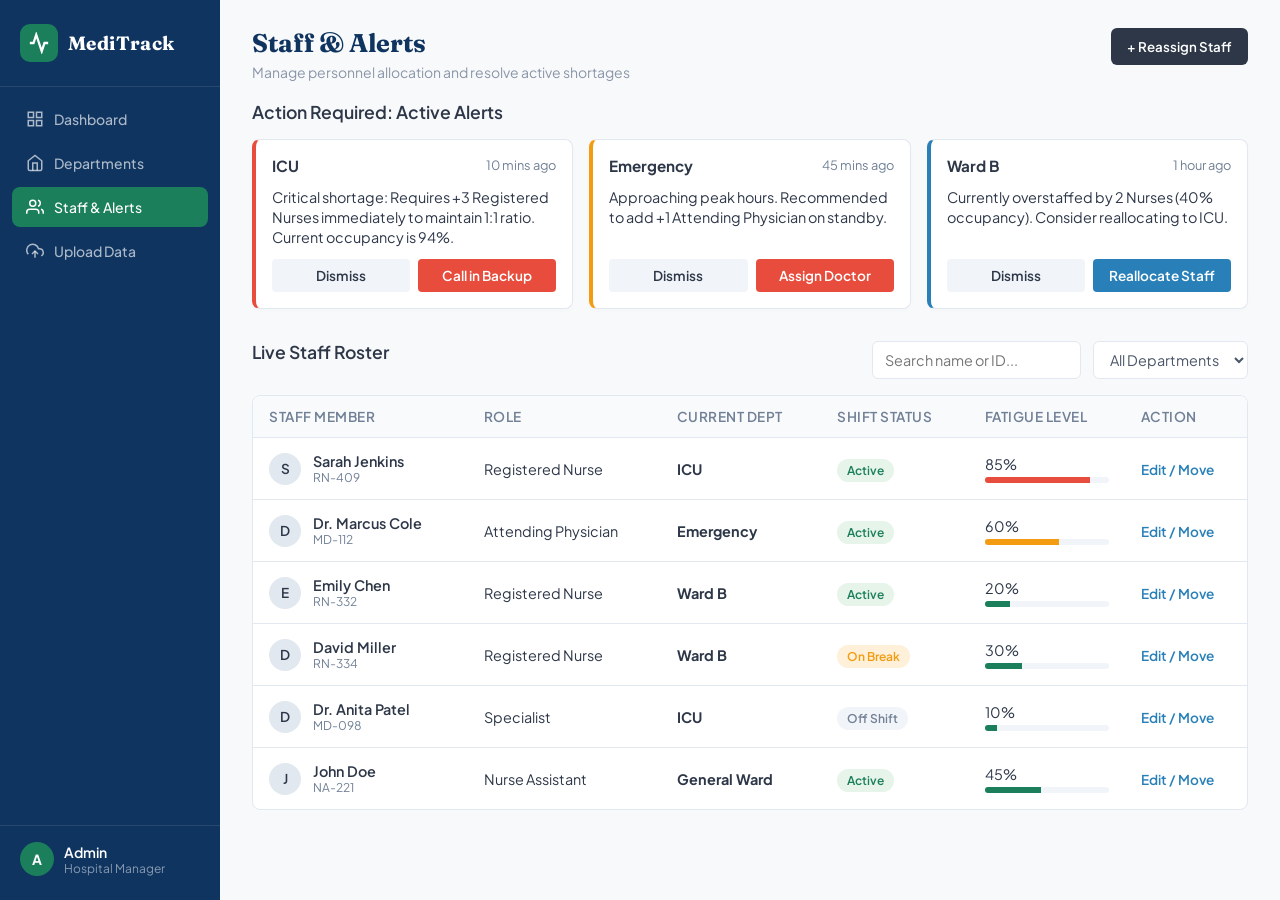
<file: frontend/staff.html>
<!DOCTYPE html>
<html lang="en">
<head>
  <meta charset="UTF-8" />
  <meta name="viewport" content="width=device-width, initial-scale=1.0"/>
  <title>MediTrack | Staff & Alerts</title>
  <link rel="icon" type="image/x-icon" href="./veterinary.png">
  <link rel="stylesheet" href="style.css" /> 
  <link rel="stylesheet" href="staff.css" />
  <link rel="preconnect" href="https://fonts.googleapis.com">
  <link href="https://fonts.googleapis.com/css2?family=Plus+Jakarta+Sans:wght@300;400;500;600;700&family=Fraunces:ital,wght@0,400;0,700;1,400&display=swap" rel="stylesheet">
</head>
<body>

  <aside class="sidebar">
    <div class="sidebar-logo">
      <div class="logo-icon">
        <svg width="22" height="22" viewBox="0 0 24 24" fill="none" stroke="currentColor" stroke-width="2.5">
          <path d="M22 12h-4l-3 9L9 3l-3 9H2"/>
        </svg>
      </div>
      <span class="logo-text">MediTrack</span>
    </div>

    <nav class="sidebar-nav">
      <a href="index.html" class="nav-item">
        <svg width="18" height="18" viewBox="0 0 24 24" fill="none" stroke="currentColor" stroke-width="2">
          <rect x="3" y="3" width="7" height="7"/><rect x="14" y="3" width="7" height="7"/>
          <rect x="3" y="14" width="7" height="7"/><rect x="14" y="14" width="7" height="7"/>
        </svg>
        Dashboard
      </a>
      <a href="department.html" class="nav-item">
        <svg width="18" height="18" viewBox="0 0 24 24" fill="none" stroke="currentColor" stroke-width="2">
          <path d="M3 9l9-7 9 7v11a2 2 0 01-2 2H5a2 2 0 01-2-2z"/>
          <polyline points="9 22 9 12 15 12 15 22"/>
        </svg>
        Departments
      </a>
      <a href="staff.html" class="nav-item active">
        <svg width="18" height="18" viewBox="0 0 24 24" fill="none" stroke="currentColor" stroke-width="2">
          <path d="M17 21v-2a4 4 0 00-4-4H5a4 4 0 00-4 4v2"/>
          <circle cx="9" cy="7" r="4"/>
          <path d="M23 21v-2a4 4 0 00-3-3.87M16 3.13a4 4 0 010 7.75"/>
        </svg>
        Staff & Alerts
      </a>
      <a href="upload.html" class="nav-item">
        <svg width="18" height="18" viewBox="0 0 24 24" fill="none" stroke="currentColor" stroke-width="2">
          <polyline points="16 16 12 12 8 16"/>
          <line x1="12" y1="12" x2="12" y2="21"/>
          <path d="M20.39 18.39A5 5 0 0018 9h-1.26A8 8 0 103 16.3"/>
        </svg>
        Upload Data
      </a>
    </nav>

    <div class="sidebar-footer">
      <div class="user-info">
        <div class="user-avatar">A</div>
        <div>
          <div class="user-name">Admin</div>
          <div class="user-role">Hospital Manager</div>
        </div>
      </div>
    </div>
  </aside>

  <main class="main-content">
    <header class="topbar">
      <div class="topbar-left">
        <h1 class="page-title">Staff & Alerts</h1>
        <p class="page-subtitle">Manage personnel allocation and resolve active shortages</p>
      </div>
      <div class="topbar-right">
        <button class="primary-btn" onclick="openReassignModal()">
          + Reassign Staff
        </button>
      </div>
    </header>

    <section class="alerts-section">
      <h2 class="section-title">Action Required: Active Alerts</h2>
      <div class="actionable-alerts-grid" id="activeAlertsGrid">
        </div>
    </section>

    <section class="roster-section">
      <div class="roster-header">
        <h2 class="section-title">Live Staff Roster</h2>
        <div class="roster-controls">
          <input type="text" id="staffSearch" placeholder="Search name or ID..." onkeyup="filterStaff()">
          <select id="deptFilter" onchange="filterStaff()">
            <option value="All">All Departments</option>
            <option value="ICU">ICU</option>
            <option value="Emergency">Emergency</option>
            <option value="General Ward">General Ward</option>
            <option value="Ward B">Ward B</option>
          </select>
        </div>
      </div>

      <div class="table-container">
        <table class="staff-table">
          <thead>
            <tr>
              <th>Staff Member</th>
              <th>Role</th>
              <th>Current Dept</th>
              <th>Shift Status</th>
              <th>Fatigue Level</th>
              <th>Action</th>
            </tr>
          </thead>
          <tbody id="staffTableBody">
            </tbody>
        </table>
      </div>
    </section>
  </main>

  <script src="staff.js"></script>
</body>
</html>
</file>
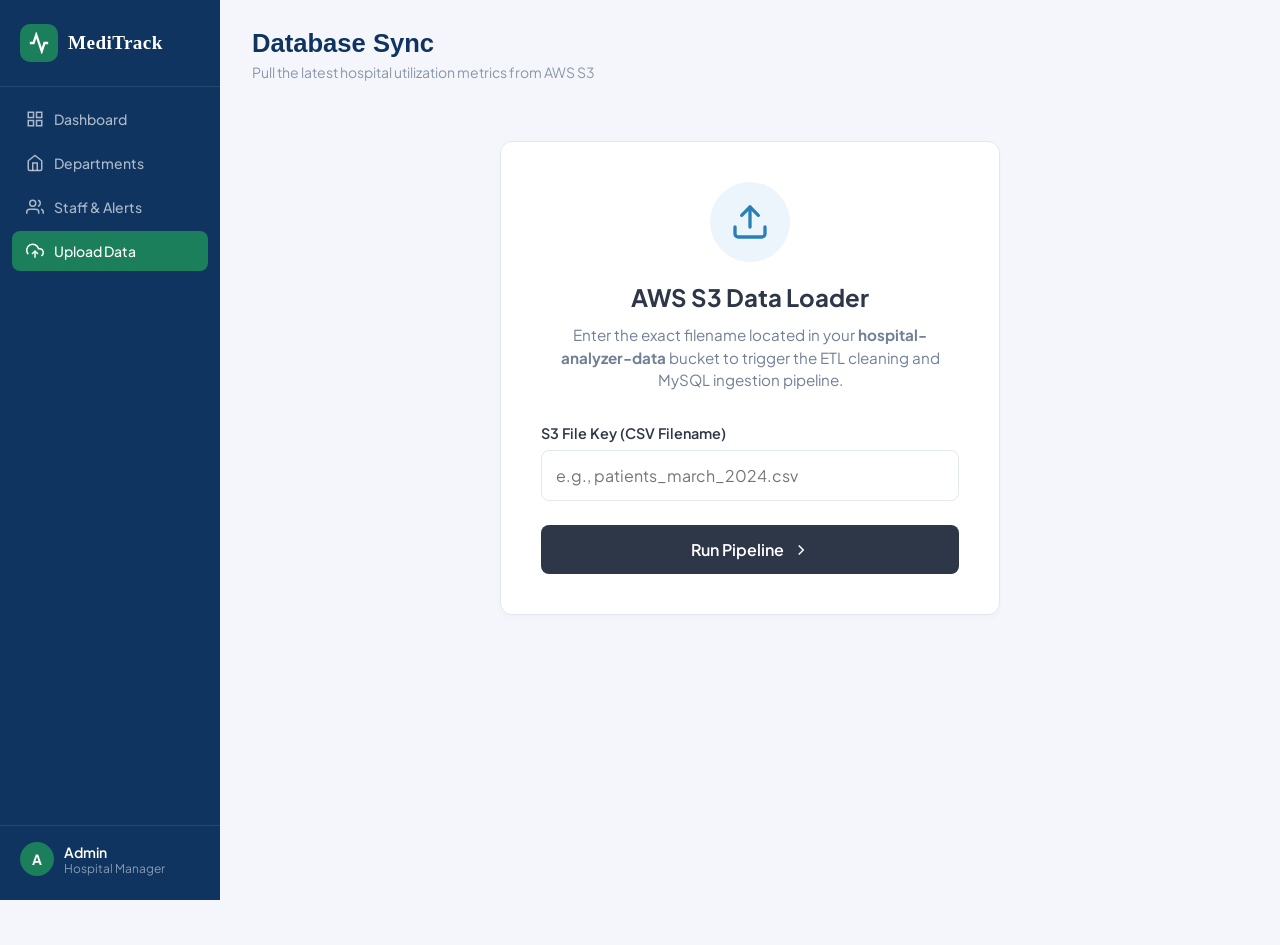
<file: frontend/upload.html>
<!DOCTYPE html>
<html lang="en">
<head>
  <meta charset="UTF-8" />
  <meta name="viewport" content="width=device-width, initial-scale=1.0"/>
  <title>MediTrack | Database Sync & Upload</title>
  <link rel="icon" type="image/x-icon" href="./veterinary.png">
  <link rel="stylesheet" href="style.css" /> 
  <link rel="stylesheet" href="upload.css" />
  <link rel="preconnect" href="https://fonts.googleapis.com">
  <link href="https://fonts.googleapis.com/css2?family=Plus+Jakarta+Sans:wght@300;400;500;600;700&display=swap" rel="stylesheet">
</head>
<body>

  <aside class="sidebar">
    <div class="sidebar-logo">
      <div class="logo-icon">
        <svg width="22" height="22" viewBox="0 0 24 24" fill="none" stroke="currentColor" stroke-width="2.5">
          <path d="M22 12h-4l-3 9L9 3l-3 9H2"/>
        </svg>
      </div>
      <span class="logo-text">MediTrack</span>
    </div>

    <nav class="sidebar-nav">
      <a href="index.html" class="nav-item">
        <svg width="18" height="18" viewBox="0 0 24 24" fill="none" stroke="currentColor" stroke-width="2">
          <rect x="3" y="3" width="7" height="7"/><rect x="14" y="3" width="7" height="7"/>
          <rect x="3" y="14" width="7" height="7"/><rect x="14" y="14" width="7" height="7"/>
        </svg>
        Dashboard
      </a>
      <a href="department.html" class="nav-item">
        <svg width="18" height="18" viewBox="0 0 24 24" fill="none" stroke="currentColor" stroke-width="2">
          <path d="M3 9l9-7 9 7v11a2 2 0 01-2 2H5a2 2 0 01-2-2z"/>
          <polyline points="9 22 9 12 15 12 15 22"/>
        </svg>
        Departments
      </a>
      <a href="staff.html" class="nav-item">
        <svg width="18" height="18" viewBox="0 0 24 24" fill="none" stroke="currentColor" stroke-width="2">
          <path d="M17 21v-2a4 4 0 00-4-4H5a4 4 0 00-4 4v2"/>
          <circle cx="9" cy="7" r="4"/>
          <path d="M23 21v-2a4 4 0 00-3-3.87M16 3.13a4 4 0 010 7.75"/>
        </svg>
        Staff & Alerts
      </a>
      <a href="upload.html" class="nav-item active">
        <svg width="18" height="18" viewBox="0 0 24 24" fill="none" stroke="currentColor" stroke-width="2">
          <polyline points="16 16 12 12 8 16"/>
          <line x1="12" y1="12" x2="12" y2="21"/>
          <path d="M20.39 18.39A5 5 0 0018 9h-1.26A8 8 0 103 16.3"/>
        </svg>
        Upload Data
      </a>
    </nav>

    <div class="sidebar-footer">
      <div class="user-info">
        <div class="user-avatar">A</div>
        <div>
          <div class="user-name">Admin</div>
          <div class="user-role">Hospital Manager</div>
        </div>
      </div>
    </div>
  </aside>

  <main class="main-content">
    <header class="topbar">
      <div class="topbar-left">
        <h1 style= " font-family: 'Segoe UI', Tahoma, Geneva, Verdana, sans-serif;" class="page-title">Database Sync</h1>
        <p class="page-subtitle">Pull the latest hospital utilization metrics from AWS S3</p>
      </div>
    </header>

    <div class="upload-wrapper">
      <div class="upload-card">
        <div class="upload-icon-wrapper">
          <svg width="40" height="40" viewBox="0 0 24 24" fill="none" stroke="#2980b9" stroke-width="2" stroke-linecap="round" stroke-linejoin="round">
            <path d="M21 15v4a2 2 0 0 1-2 2H5a2 2 0 0 1-2-2v-4"></path>
            <polyline points="17 8 12 3 7 8"></polyline>
            <line x1="12" y1="3" x2="12" y2="15"></line>
          </svg>
        </div>
        
        <h2 class="upload-title">AWS S3 Data Loader</h2>
        <p class="upload-desc">Enter the exact filename located in your <strong>hospital-analyzer-data</strong> bucket to trigger the ETL cleaning and MySQL ingestion pipeline.</p>

        <div class="input-group">
          <label for="s3Filename">S3 File Key (CSV Filename)</label>
          <input type="text" id="s3Filename" class="s3-input" placeholder="e.g., patients_march_2024.csv" autocomplete="off">
        </div>

        <button class="upload-btn" id="triggerBtn">
          <span>Run Pipeline</span>
          <svg width="18" height="18" viewBox="0 0 24 24" fill="none" stroke="currentColor" stroke-width="2">
            <polyline points="9 18 15 12 9 6"></polyline>
          </svg>
        </button>
        
        <div id="loadingIndicator" class="loading-spinner">
          <div class="spinner-circle"></div>
          <span>Connecting to AWS S3 and processing rows...</span>
        </div>
        
        <div id="statusMessage" class="status-msg"></div>
      </div>
    </div>
  </main>

  <script src="api.js"></script>
  <script src="upload.js"></script>
</body>
</html>
</file>
<file: frontend/style.css>
/* =============================================
   style.css — MediTrack Base Styles
   Color Palette:
   - Primary:  #0f3460  (deep navy blue)
   - Accent:   #1a7f5a  (medical green)
   - Neutral:  #f4f6fb  (light gray-white)
   ============================================= */

:root {
  --primary:      #0f3460;
  --primary-mid:  #1a4a7a;
  --accent:       #1a7f5a;
  --accent-light: #e8f5ef;
  --neutral-bg:   #f4f6fb;
  --white:        #ffffff;
  --text-dark:    #1a2332;
  --text-mid:     #4a5568;
  --text-light:   #8a96a8;
  --border:       #e2e8f0;

  /* Status colors (kept to minimal set) */
  --red:    #e74c3c;
  --orange: #f39c12;
  --green:  #1a7f5a;
  --blue:   #2980b9;

  --sidebar-width: 220px;
  --radius: 12px;
  --radius-sm: 8px;
  --shadow: 0 2px 12px rgba(15, 52, 96, 0.08);
  --shadow-lg: 0 8px 32px rgba(15, 52, 96, 0.12);
}

*, *::before, *::after {
  box-sizing: border-box;
  margin: 0;
  padding: 0;
}

html {
  font-size: 16px;
  -webkit-font-smoothing: antialiased;
}

body {
  font-family: 'Plus Jakarta Sans', sans-serif;
  background: var(--neutral-bg);
  color: var(--text-dark);
  display: flex;
  min-height: 100vh;
}

/* =============================================
   SIDEBAR
   ============================================= */
.sidebar {
  width: var(--sidebar-width);
  background: var(--primary);
  display: flex;
  flex-direction: column;
  position: fixed;
  top: 0; left: 0;
  height: 100vh;
  z-index: 100;
  padding: 0 0 24px 0;
}

.sidebar-logo {
  display: flex;
  align-items: center;
  gap: 10px;
  padding: 24px 20px;
  border-bottom: 1px solid rgba(255,255,255,0.1);
  margin-bottom: 12px;
}

.logo-icon {
  width: 38px;
  height: 38px;
  background: var(--accent);
  border-radius: 10px;
  display: flex;
  align-items: center;
  justify-content: center;
  color: white;
  flex-shrink: 0;
}

.logo-text {
  font-family: 'Fraunces', serif;
  font-size: 1.2rem;
  font-weight: 700;
  color: white;
  letter-spacing: 0.02em;
}

.sidebar-nav {
  display: flex;
  flex-direction: column;
  gap: 4px;
  padding: 0 12px;
  flex: 1;
}

.nav-item {
  display: flex;
  align-items: center;
  gap: 10px;
  padding: 11px 14px;
  border-radius: var(--radius-sm);
  color: rgba(255,255,255,0.65);
  text-decoration: none;
  font-size: 0.875rem;
  font-weight: 500;
  transition: all 0.2s ease;
}

.nav-item:hover {
  background: rgba(255,255,255,0.1);
  color: white;
}

.nav-item.active {
  background: var(--accent);
  color: white;
}

.sidebar-footer {
  padding: 16px 20px 0;
  border-top: 1px solid rgba(255,255,255,0.1);
  margin-top: auto;
}

.user-info {
  display: flex;
  align-items: center;
  gap: 10px;
}

.user-avatar {
  width: 34px;
  height: 34px;
  background: var(--accent);
  border-radius: 50%;
  display: flex;
  align-items: center;
  justify-content: center;
  color: white;
  font-weight: 700;
  font-size: 0.875rem;
  flex-shrink: 0;
}

.user-name {
  color: white;
  font-size: 0.875rem;
  font-weight: 600;
}

.user-role {
  color: rgba(255,255,255,0.5);
  font-size: 0.75rem;
}

/* =============================================
   MAIN CONTENT
   ============================================= */
.main-content {
  margin-left: var(--sidebar-width);
  flex: 1;
  padding: 28px 32px;
  min-height: 100vh;
}

/* =============================================
   TOPBAR
   ============================================= */
.topbar {
  display: flex;
  align-items: flex-start;
  justify-content: space-between;
  margin-bottom: 20px;
}

.page-title {
  font-family: 'Fraunces', serif;
  font-size: 1.6rem;
  font-weight: 700;
  color: var(--primary);
  line-height: 1.2;
}

.page-subtitle {
  color: var(--text-light);
  font-size: 0.875rem;
  margin-top: 4px;
}

.topbar-right {
  display: flex;
  align-items: center;
  gap: 12px;
}

.date-badge {
  background: var(--white);
  border: 1px solid var(--border);
  border-radius: var(--radius-sm);
  padding: 8px 14px;
  font-size: 0.8rem;
  color: var(--text-mid);
  font-weight: 500;
}

.refresh-btn {
  display: flex;
  align-items: center;
  gap: 7px;
  background: var(--primary);
  color: white;
  border: none;
  border-radius: var(--radius-sm);
  padding: 9px 16px;
  font-size: 0.85rem;
  font-weight: 600;
  cursor: pointer;
  font-family: inherit;
  transition: background 0.2s;
}

.refresh-btn:hover {
  background: var(--primary-mid);
}

/* =============================================
   ALERT BANNER
   ============================================= */
.alert-banner {
  background: #fef2f2;
  border: 1px solid #fecaca;
  border-left: 4px solid var(--red);
  border-radius: var(--radius-sm);
  padding: 12px 16px;
  display: flex;
  align-items: center;
  gap: 10px;
  margin-bottom: 24px;
  font-size: 0.875rem;
  color: #7f1d1d;
}

.alert-banner svg {
  stroke: #dc2626;
  flex-shrink: 0;
}

.alert-close {
  margin-left: auto;
  background: none;
  border: none;
  font-size: 1.2rem;
  cursor: pointer;
  color: #7f1d1d;
  line-height: 1;
}

/* =============================================
   UTILITIES
   ============================================= */
button, select, input {
  font-family: inherit;
}

select {
  background: var(--white);
  border: 1px solid var(--border);
  border-radius: var(--radius-sm);
  padding: 7px 12px;
  font-size: 0.8rem;
  color: var(--text-mid);
  cursor: pointer;
  outline: none;
}
</file>
<file: frontend/staff.css>
/* Specific styles for the Staff & Alerts page. 
  Assumes base styles (colors, fonts, sidebar) are inherited from your main style.css 
*/

/* Variables (Fallback if not in main style.css) */
:root {
  --bg-color: #f8f9fb;
  --card-bg: #ffffff;
  --text-main: #2d3748;
  --text-muted: #718096;
  --border-color: #e2e8f0;
  --critical: #e74c3c;
  --warning: #f39c12;
  --good: #1a7f5a;
  --low: #2980b9;
}

body {
  font-family: 'Plus Jakarta Sans', sans-serif;
  background-color: var(--bg-color);
  margin: 0;
  display: flex;
}

.primary-btn {
  background-color: var(--text-main);
  color: white;
  border: none;
  padding: 10px 16px;
  border-radius: 6px;
  font-weight: 600;
  cursor: pointer;
  transition: opacity 0.2s;
}

.primary-btn:hover {
  opacity: 0.8;
}

.section-title {
  font-size: 1.1rem;
  color: var(--text-main);
  margin-bottom: 16px;
  font-weight: 600;
}

/* Actionable Alerts Grid */
.alerts-section {
  margin-bottom: 32px;
}

.actionable-alerts-grid {
  display: grid;
  grid-template-columns: repeat(auto-fit, minmax(300px, 1fr));
  gap: 16px;
}

.alert-card {
  background: var(--card-bg);
  border: 1px solid var(--border-color);
  border-left: 4px solid var(--border-color); /* Default */
  padding: 16px;
  border-radius: 8px;
  display: flex;
  flex-direction: column;
  gap: 12px;
  box-shadow: 0 2px 4px rgba(0,0,0,0.02);
}

.alert-card.critical { border-left-color: var(--critical); }
.alert-card.warning { border-left-color: var(--warning); }
.alert-card.info { border-left-color: var(--low); }

.alert-card-header {
  display: flex;
  justify-content: space-between;
  align-items: center;
}

.alert-card-dept {
  font-weight: 700;
  font-size: 0.95rem;
  color: var(--text-main);
}

.alert-time {
  font-size: 0.8rem;
  color: var(--text-muted);
}

.alert-card-msg {
  font-size: 0.9rem;
  color: var(--text-main);
  line-height: 1.4;
}

.alert-actions {
  display: flex;
  gap: 8px;
  margin-top: auto;
}

.btn-resolve, .btn-reassign {
  flex: 1;
  padding: 8px;
  border: none;
  border-radius: 4px;
  font-size: 0.85rem;
  font-weight: 600;
  cursor: pointer;
}

.btn-resolve {
  background: #f1f5f9;
  color: var(--text-main);
}

.btn-reassign {
  background: var(--critical);
  color: white;
}

.alert-card.info .btn-reassign {
  background: var(--low);
}

/* Roster Section */
.roster-header {
  display: flex;
  justify-content: space-between;
  align-items: center;
  margin-bottom: 16px;
}

.roster-controls {
  display: flex;
  gap: 12px;
}

.roster-controls input, .roster-controls select {
  padding: 8px 12px;
  border: 1px solid var(--border-color);
  border-radius: 6px;
  font-family: inherit;
  font-size: 0.9rem;
}

.table-container {
  background: var(--card-bg);
  border: 1px solid var(--border-color);
  border-radius: 8px;
  overflow: hidden;
}

.staff-table {
  width: 100%;
  border-collapse: collapse;
  text-align: left;
}

.staff-table th {
  background: #f8fafc;
  padding: 12px 16px;
  font-size: 0.85rem;
  color: var(--text-muted);
  font-weight: 600;
  text-transform: uppercase;
  letter-spacing: 0.5px;
  border-bottom: 1px solid var(--border-color);
}

.staff-table td {
  padding: 14px 16px;
  font-size: 0.9rem;
  color: var(--text-main);
  border-bottom: 1px solid var(--border-color);
}

.staff-table tr:last-child td {
  border-bottom: none;
}

.staff-profile {
  display: flex;
  align-items: center;
  gap: 12px;
}

.staff-avatar {
  width: 32px;
  height: 32px;
  border-radius: 50%;
  background: var(--border-color);
  display: flex;
  align-items: center;
  justify-content: center;
  font-weight: 600;
  font-size: 0.85rem;
  color: var(--text-main);
}

.staff-name {
  font-weight: 600;
}

.staff-id {
  font-size: 0.75rem;
  color: var(--text-muted);
  display: block;
}

/* Status Badges */
.status-badge {
  padding: 4px 10px;
  border-radius: 20px;
  font-size: 0.75rem;
  font-weight: 600;
}

.status-active { background: #e6f4ea; color: var(--good); }
.status-break { background: #fef0d9; color: var(--warning); }
.status-off { background: #f1f5f9; color: var(--text-muted); }

/* Fatigue Indicators */
.fatigue-bar {
  width: 100%;
  height: 6px;
  background: #f1f5f9;
  border-radius: 3px;
  margin-top: 4px;
  overflow: hidden;
}
.fatigue-fill { height: 100%; }
.fatigue-low { background: var(--good); }
.fatigue-med { background: var(--warning); }
.fatigue-high { background: var(--critical); }

.action-link {
  color: var(--low);
  text-decoration: none;
  font-weight: 600;
  font-size: 0.85rem;
}

.action-link:hover {
  text-decoration: underline;
}
</file>
<file: frontend/upload.css>
/* Specific styles for the Upload Data page. 
   Assumes base styles (colors, fonts, sidebar) are inherited from style.css 
*/

:root {
  --bg-color: #f8f9fb;
  --card-bg: #ffffff;
  --text-main: #2d3748;
  --text-muted: #718096;
  --border-color: #e2e8f0;
  --primary-blue: #2980b9;
  --success-bg: #e6f4ea;
  --success-text: #1a7f5a;
  --error-bg: #fce8e6;
  --error-text: #e74c3c;
}

.upload-wrapper {
  display: flex;
  justify-content: center;
  align-items: flex-start;
  padding-top: 40px;
  height: 100%;
}

.upload-card {
  background: var(--card-bg);
  border: 1px solid var(--border-color);
  border-radius: 12px;
  padding: 40px;
  max-width: 500px;
  width: 100%;
  text-align: center;
  box-shadow: 0 4px 6px rgba(0, 0, 0, 0.02);
}

.upload-icon-wrapper {
  background: #ebf5fb;
  width: 80px;
  height: 80px;
  border-radius: 50%;
  display: flex;
  align-items: center;
  justify-content: center;
  margin: 0 auto 20px auto;
}

.upload-title {
  font-size: 1.5rem;
  color: var(--text-main);
  margin: 0 0 12px 0;
  font-weight: 700;
}

.upload-desc {
  color: var(--text-muted);
  font-size: 0.95rem;
  line-height: 1.5;
  margin-bottom: 32px;
}

.input-group {
  text-align: left;
  margin-bottom: 24px;
}

.input-group label {
  display: block;
  margin-bottom: 8px;
  font-weight: 600;
  font-size: 0.9rem;
  color: var(--text-main);
}

.s3-input {
  width: 100%;
  padding: 14px;
  border: 1px solid var(--border-color);
  border-radius: 8px;
  font-family: inherit;
  font-size: 1rem;
  color: var(--text-main);
  box-sizing: border-box;
  transition: border-color 0.2s;
}

.s3-input:focus {
  outline: none;
  border-color: var(--primary-blue);
  box-shadow: 0 0 0 3px rgba(41, 128, 185, 0.1);
}

.upload-btn {
  background: var(--text-main);
  color: white;
  border: none;
  padding: 14px 24px;
  border-radius: 8px;
  font-weight: 600;
  cursor: pointer;
  width: 100%;
  font-size: 1rem;
  display: flex;
  align-items: center;
  justify-content: center;
  gap: 8px;
  transition: all 0.2s;
}

.upload-btn:hover {
  background: #1a202c;
  transform: translateY(-1px);
}

.upload-btn:disabled {
  background: var(--text-muted);
  cursor: not-allowed;
  transform: none;
}

/* Status & Loading UI */
.loading-spinner {
  display: none;
  align-items: center;
  justify-content: center;
  gap: 12px;
  margin-top: 24px;
  color: var(--text-muted);
  font-weight: 500;
  font-size: 0.95rem;
}

.spinner-circle {
  width: 20px;
  height: 20px;
  border: 3px solid #f3f3f3;
  border-top: 3px solid var(--primary-blue);
  border-radius: 50%;
  animation: spin 1s linear infinite;
}

@keyframes spin {
  0% { transform: rotate(0deg); }
  100% { transform: rotate(360deg); }
}

.status-msg {
  margin-top: 24px;
  padding: 16px;
  border-radius: 8px;
  display: none;
  font-weight: 600;
  font-size: 0.95rem;
  text-align: left;
}

.status-success {
  background: var(--success-bg);
  color: var(--success-text);
  border: 1px solid #c6e5d9;
  display: block;
}

.status-error {
  background: var(--error-bg);
  color: var(--error-text);
  border: 1px solid #f5c6cb;
  display: block;
}
</file>
